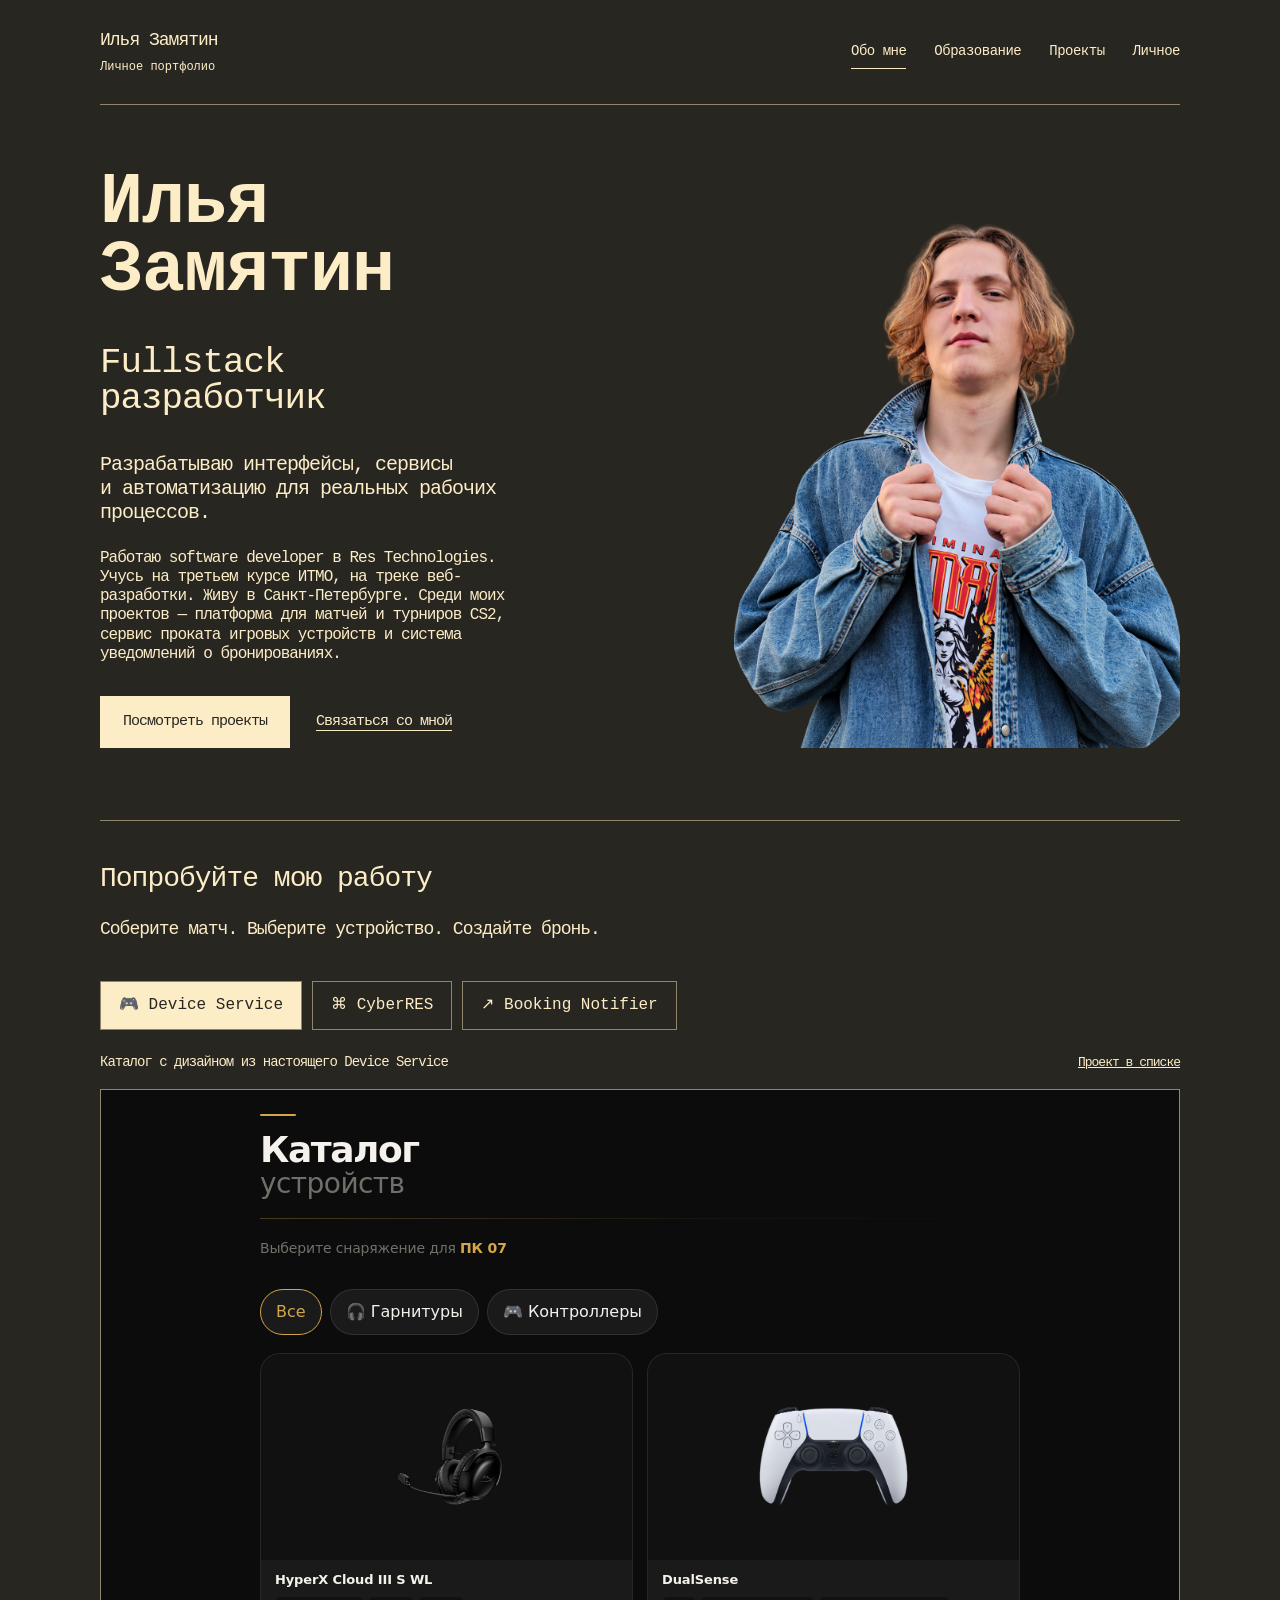
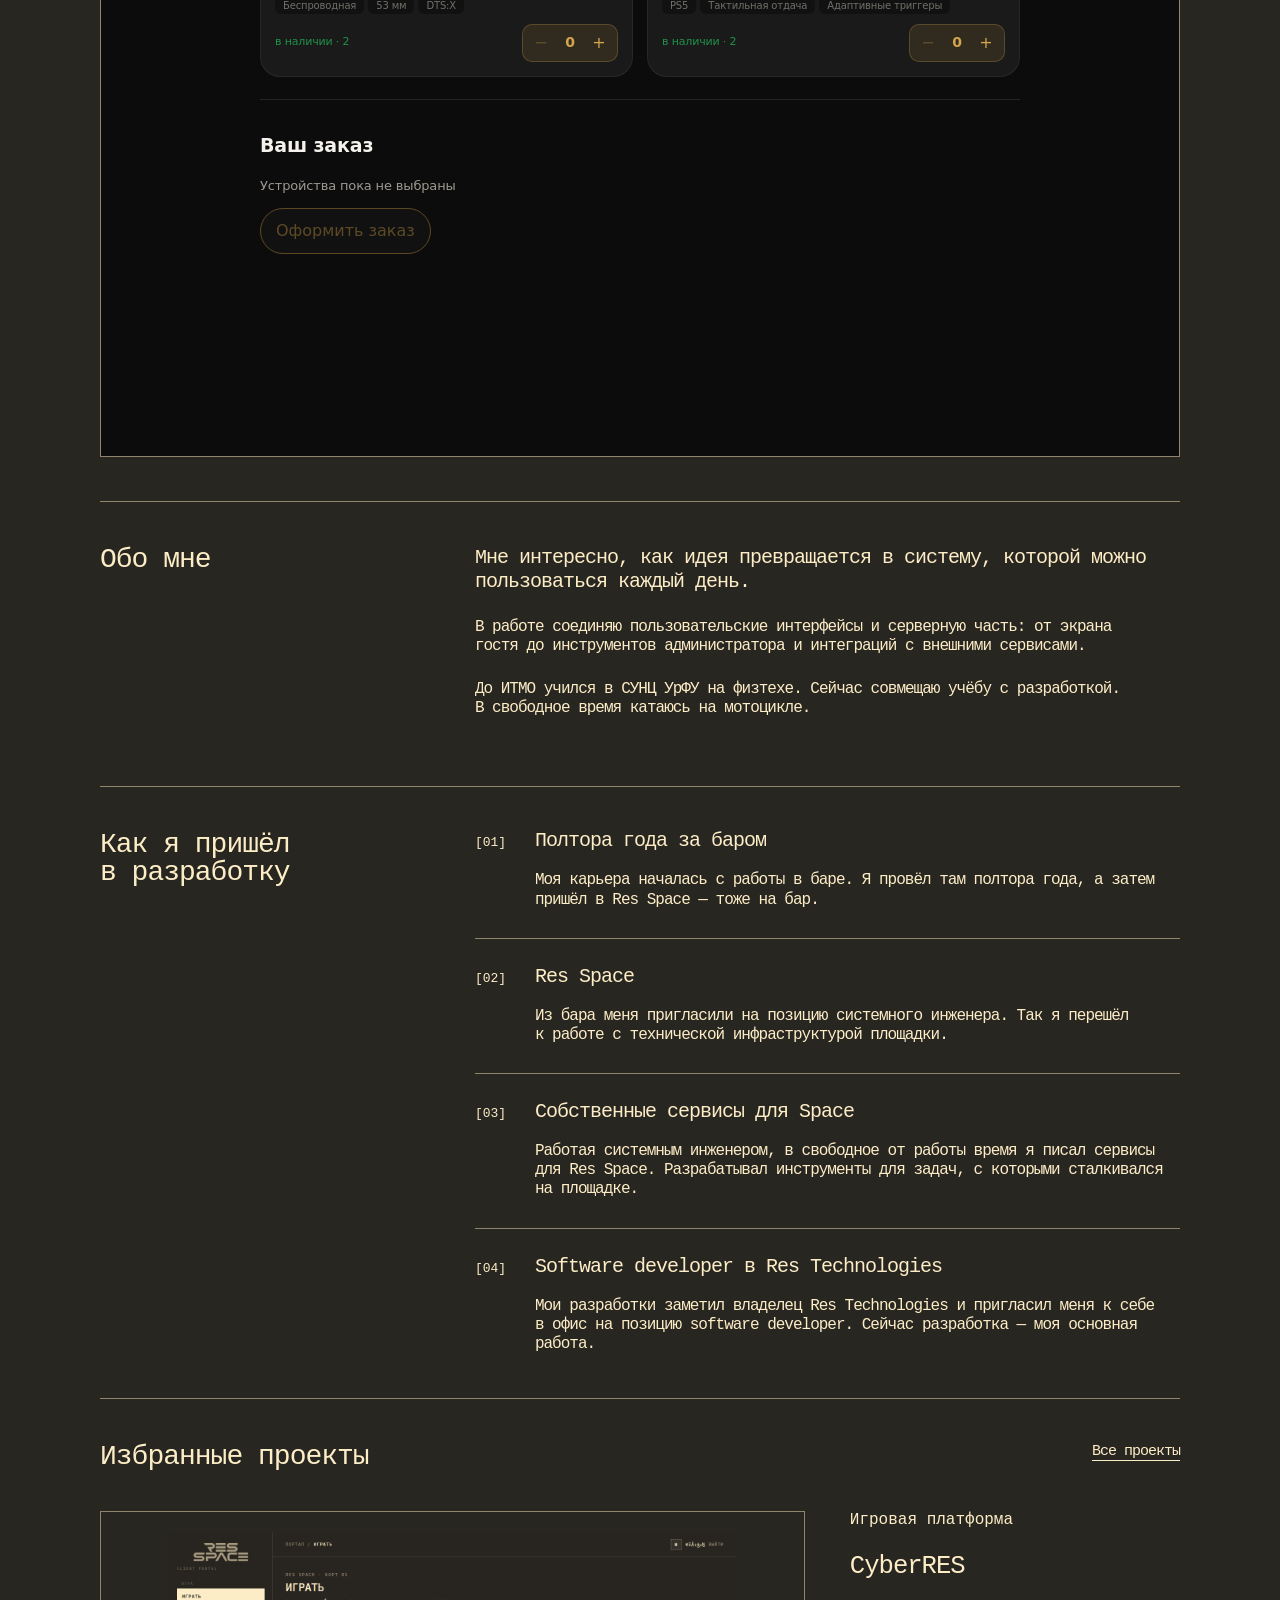
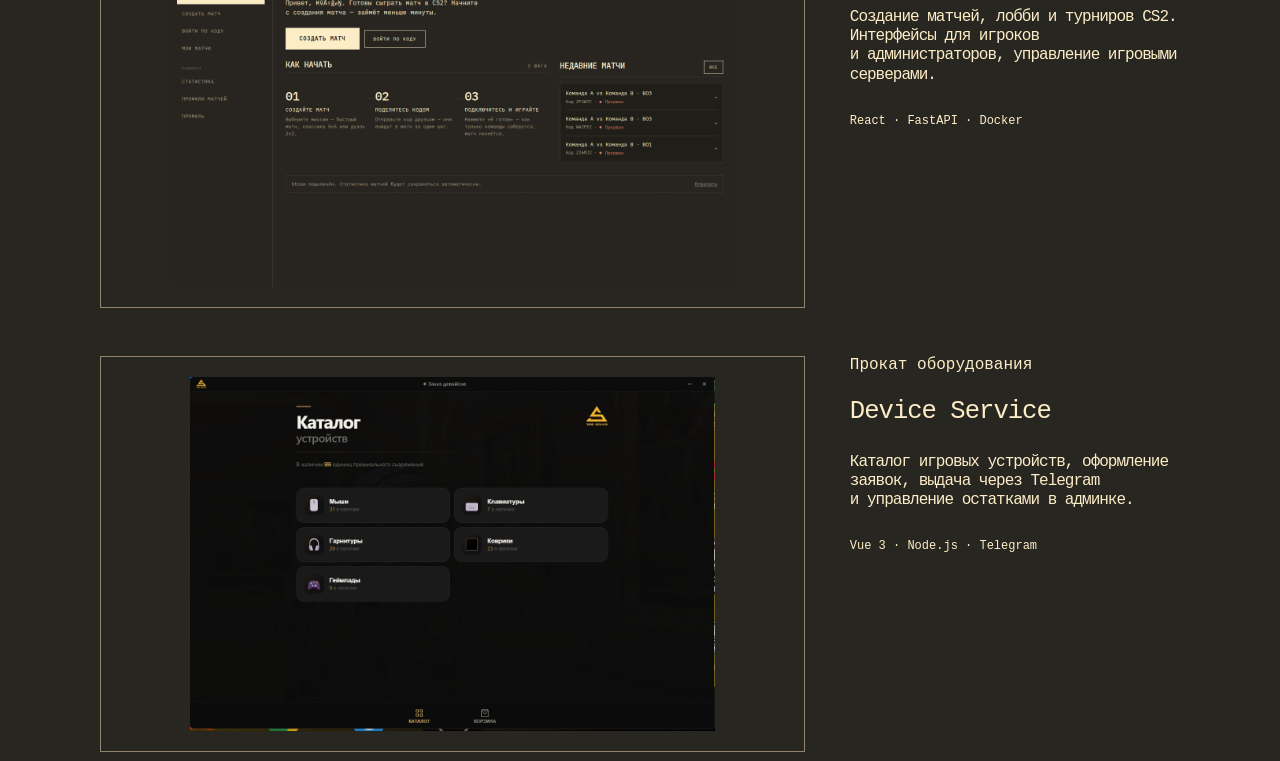
<file: index.html>
<!doctype html>
<html lang="ru">
  <head>
    <meta charset="UTF-8" />
    <meta name="viewport" content="width=device-width, initial-scale=1" />
    <title>Обо мне — Илья Замятин</title>
    <meta
      name="description"
      content="Илья Замятин — Fullstack разработчик из Санкт-Петербурга. Биография, образование и профессиональные проекты."
    />
    <link rel="stylesheet" href="css/style.css" />
    <link rel="stylesheet" href="css/personal.css" />
    <link rel="stylesheet" href="css/workshop.css" />
  </head>
  <body class="personal-site">
    <a class="skip-link" href="#main-content">Перейти к содержимому</a>
    <header class="personal-header">
      <div class="personal-header-inner">
        <a class="personal-name" href="index.html"
          >Илья Замятин<span>Личное портфолио</span></a
        >
        <nav aria-label="Основная навигация">
          <a href="index.html" aria-current="page">Обо мне</a
          ><a href="education.html">Образование</a
          ><a href="projects.html">Проекты</a><a href="personal.html">Личное</a>
        </nav>
      </div>
    </header>
    <main id="main-content" class="personal-main">
      <section class="personal-intro" aria-labelledby="intro-title">
        <div class="intro-copy">
          <h1 id="intro-title">Илья <br />Замятин</h1>
          <p class="intro-role">Fullstack<br />разработчик</p>
          <p class="intro-lead">
            Разрабатываю интерфейсы, сервисы и автоматизацию для реальных
            рабочих процессов.
          </p>
          <p>
            Работаю software developer в Res Technologies. Учусь на третьем
            курсе ИТМО, на треке веб-разработки. Живу в Санкт-Петербурге. Среди
            моих проектов — платформа для матчей и турниров CS2, сервис проката
            игровых устройств и система уведомлений о бронированиях.
          </p>
          <div class="personal-actions">
            <a class="personal-button" href="projects.html"
              >Посмотреть проекты</a
            ><a
              class="personal-text-link"
              href="https://t.me/illidansimo"
              target="_blank"
              rel="noreferrer"
              >Связаться со мной</a
            >
          </div>
        </div>
        <figure class="portrait">
          <img
            src="assets/profile-portrait.png"
            alt="Портрет Ильи Замятина в джинсовой куртке"
            width="1122"
            height="1402"
          />
        </figure>
      </section>
      <section
        class="personal-section"
        data-workshop
        aria-labelledby="workshop-title"
      >
        <div class="section-heading">
          <div>
            <h2 id="workshop-title">Попробуйте мою работу</h2>
            <p>Соберите матч. Выберите устройство. Создайте бронь.</p>
          </div>
        </div>
        <div class="workshop-tabs" role="group" aria-label="Выбрать проект">
          <button aria-pressed="true" data-scene="device">
            🎮 Device Service
          </button>
          <button aria-pressed="false" data-scene="match">⌘ CyberRES</button>
          <button aria-pressed="false" data-scene="booking">
            ↗ Booking Notifier
          </button>
        </div>
        <div data-panel="device">
          <div class="scene-caption">
            <p>Каталог с дизайном из настоящего Device Service</p>
            <a href="projects.html#device-service">Проект в списке</a>
          </div>
          <iframe
            class="device-demo-frame"
            src="demos/device/index.html"
            title="Device Service: выбор устройств"
            loading="lazy"
            scrolling="no"
            sandbox="allow-scripts allow-same-origin"
          ></iframe>
        </div>
        <div data-panel="match" hidden>
          <div class="scene-caption">
            <p>От команды до запуска матча</p>
            <a href="projects.html#cyberres">Проект в списке</a>
          </div>
          <div class="match-scene">
            <div class="team">
              <strong>Команда A</strong>
              <div class="players" aria-hidden="true">● ● ● ● ●</div>
              <span>5 игроков</span>
            </div>
            <div class="match-center">
              <span id="match-map">BO1 · 5 × 5</span>
              <strong id="match-score">VS</strong>
              <span id="match-status" role="status">Все игроки готовы</span>
            </div>
            <div class="team">
              <strong>Команда B</strong>
              <div class="players" aria-hidden="true">● ● ● ● ●</div>
              <span>5 игроков</span>
            </div>
          </div>
          <section class="veto" aria-labelledby="veto-title">
            <div class="veto-heading">
              <div>
                <h3 id="veto-title">Вето карт</h3>
                <p>
                  Исключайте карты по очереди. Последняя остаётся для матча.
                </p>
              </div>
              <span id="veto-progress">0 / 6</span>
            </div>
            <p id="veto-turn" role="status"></p>
            <div class="veto-maps"></div>
            <ol class="veto-history" aria-label="История исключений"></ol>
            <div class="veto-actions">
              <button class="scene-action" id="veto-undo" disabled>
                Отменить последний бан
              </button>
              <button class="scene-action" id="veto-reset">
                Начать заново
              </button>
              <button class="scene-action" id="match-start" disabled>
                Сначала завершите вето
              </button>
            </div>
          </section>
        </div>
        <div data-panel="booking" hidden>
          <div class="scene-caption">
            <p>Бронирование превращается в сообщение команде</p>
            <a href="projects.html#booking-notifier">Проект в списке</a>
          </div>
          <div class="booking-scene">
            <div class="booking-ticket">
              <span>Res Space</span>
              <strong>ПК 07</strong>
              <span>18:00 — 20:00</span>
              <div class="seat-map" aria-hidden="true">
                ▣ ▣ ▣ ▣<br />▣ ▣ <b>▣</b> ▣
              </div>
              <button class="scene-action" id="booking-action">
                Создать бронь
              </button>
            </div>
            <div class="event-arrow" aria-hidden="true">→</div>
            <div class="message-preview">
              <span>Telegram · команда клуба</span>
              <div id="booking-message" role="status">
                <strong>Ожидаем событие</strong>
                <p>Создайте бронь на соседнем экране.</p>
              </div>
            </div>
          </div>
        </div>
      </section>
      <section
        class="personal-section about-section"
        aria-labelledby="bio-title"
      >
        <div>
          <h2 id="bio-title">Обо мне</h2>
          <p class="section-lead">
            Мне интересно, как идея превращается в систему, которой можно
            пользоваться каждый день.
          </p>
          <p>
            В работе соединяю пользовательские интерфейсы и серверную часть:
            от экрана гостя до инструментов администратора и интеграций
            с внешними сервисами.
          </p>
          <p>
            До ИТМО учился в СУНЦ УрФУ на физтехе. Сейчас совмещаю учёбу
            с разработкой. В свободное время катаюсь на мотоцикле.
          </p>
        </div>
      </section>
      <section
        class="personal-section career-section"
        aria-labelledby="career-title"
      >
        <h2 id="career-title">Как я пришёл в разработку</h2>
        <ol class="career-history">
          <li>
            <article>
              <h3>Полтора года за баром</h3>
              <p>
                Моя карьера началась с работы в баре. Я провёл там полтора года,
                а затем пришёл в Res Space — тоже на бар.
              </p>
            </article>
          </li>
          <li>
            <article>
              <h3>Res Space</h3>
              <p>
                Из бара меня пригласили на позицию системного инженера. Так
                я перешёл к работе с технической инфраструктурой площадки.
              </p>
            </article>
          </li>
          <li>
            <article>
              <h3>Собственные сервисы для Space</h3>
              <p>
                Работая системным инженером, в свободное от работы время я писал
                сервисы для Res Space. Разрабатывал инструменты для задач,
                с которыми сталкивался на площадке.
              </p>
            </article>
          </li>
          <li>
            <article>
              <h3>Software developer в Res Technologies</h3>
              <p>
                Мои разработки заметил владелец Res Technologies и пригласил
                меня к себе в офис на позицию software developer. Сейчас
                разработка — моя основная работа.
              </p>
            </article>
          </li>
        </ol>
      </section>
      <section class="personal-section" aria-labelledby="featured-title">
        <div class="section-heading">
          <h2 id="featured-title">Избранные проекты</h2>
          <a class="personal-text-link" href="projects.html">Все проекты</a>
        </div>
        <div class="personal-cases">
          <article class="personal-case">
            <a
              class="case-image"
              href="projects.html#cyberres"
              tabindex="-1"
              aria-hidden="true"
              ><img src="assets/cyberres-dashboard.png" alt="" loading="lazy"
            /></a>
            <div class="case-copy">
              <p class="case-kind">Игровая платформа</p>
              <h3><a href="projects.html#cyberres">CyberRES</a></h3>
              <p>
                Создание матчей, лобби и турниров CS2. Интерфейсы для игроков
                и администраторов, управление игровыми серверами.
              </p>
              <p class="case-stack">React · FastAPI · Docker</p>
            </div>
          </article>
          <article class="personal-case">
            <a
              class="case-image"
              href="projects.html#device-service"
              tabindex="-1"
              aria-hidden="true"
              ><img
                src="assets/device-rental/01-catalog.jpg"
                alt=""
                loading="lazy"
            /></a>
            <div class="case-copy">
              <p class="case-kind">Прокат оборудования</p>
              <h3><a href="projects.html#device-service">Device Service</a></h3>
              <p>
                Каталог игровых устройств, оформление заявок, выдача через
                Telegram и управление остатками в админке.
              </p>
              <p class="case-stack">Vue 3 · Node.js · Telegram</p>
            </div>
          </article>
        </div>
      </section>
    </main>
    <footer class="personal-footer">
      <div class="personal-footer-inner">
        <div>
          <a class="personal-name" href="index.html">Илья Замятин</a>
          <p>Fullstack · Санкт-Петербург</p>
        </div>
        <address>
          <a href="https://t.me/illidansimo" target="_blank" rel="noreferrer"
            >Написать в Telegram</a
          ><a
            href="https://github.com/KvaiGoyn"
            target="_blank"
            rel="noreferrer"
            >GitHub</a
          >
        </address>
      </div>
    </footer>
    <script src="js/workshop.js"></script>
  </body>
</html>
</file>
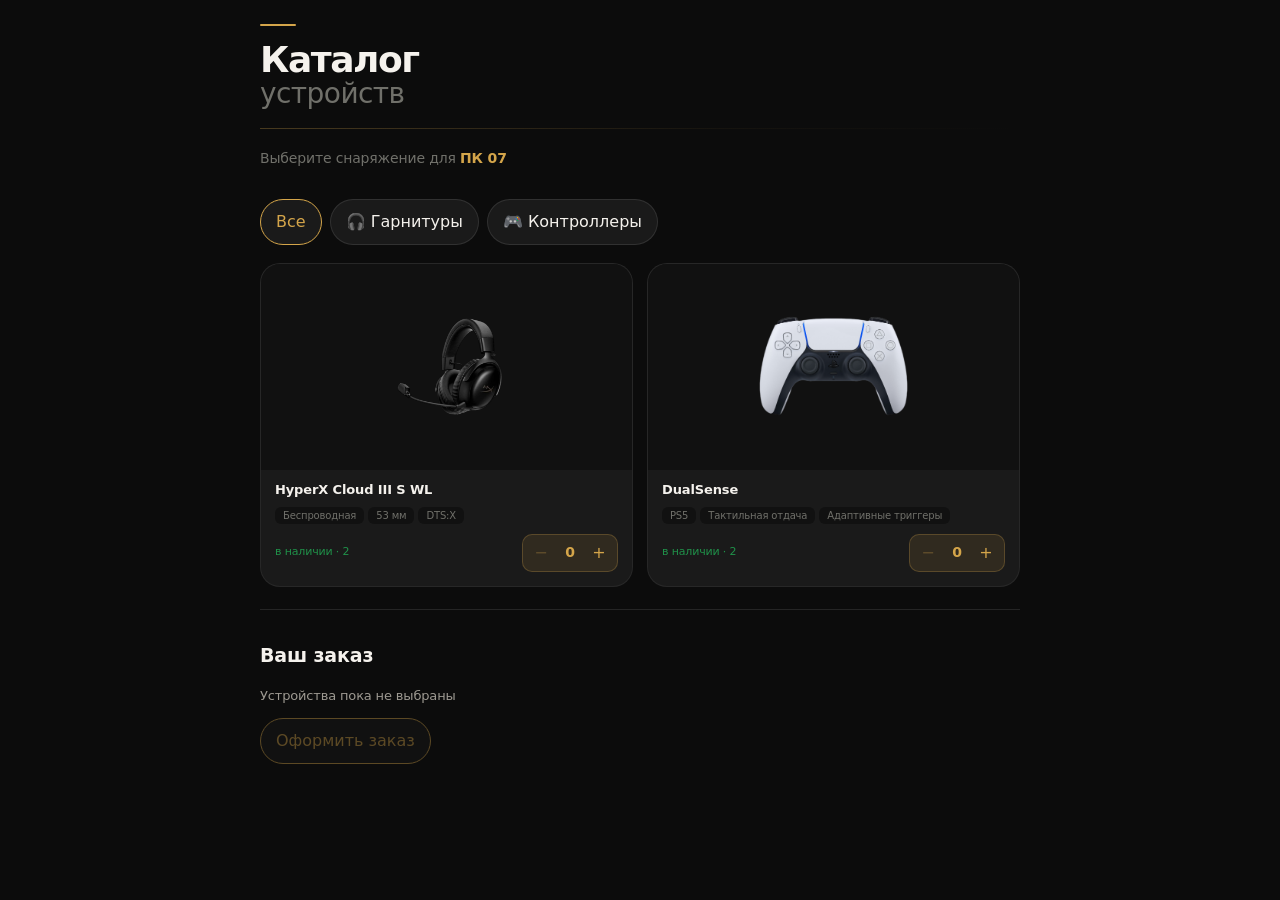
<file: demos/device/index.html>
<!doctype html>
<html lang="ru">
  <head>
    <meta charset="utf-8" />
    <meta name="viewport" content="width=device-width,initial-scale=1" />
    <meta
      http-equiv="Content-Security-Policy"
      content="default-src 'self'; script-src 'self'; style-src 'self'; img-src 'self'; connect-src 'none'; form-action 'none'"
    />
    <title>Device Service — интерактивный каталог</title>
    <link rel="stylesheet" href="original.css" />
    <link rel="stylesheet" href="demo.css" />
    <script src="demo.js?v=3" defer></script>
  </head>
  <body>
    <main class="page">
      <header class="hero">
        <div class="hero-accent" aria-hidden="true"></div>
        <h1 class="hero-title">
          <span class="hero-l1">Каталог</span>
          <span class="hero-l2">устройств</span>
        </h1>
        <div class="hero-divider" aria-hidden="true"></div>
        <p class="hero-sub">
          Выберите снаряжение для <strong class="hero-sub-num">ПК 07</strong>
        </p>
      </header>
      <div class="filters" role="group" aria-label="Категории">
        <button data-filter="all" aria-pressed="true">Все</button>
        <button data-filter="headset" aria-pressed="false">🎧 Гарнитуры</button>
        <button data-filter="controller" aria-pressed="false">
          🎮 Контроллеры
        </button>
      </div>
      <section
        class="grid"
        id="catalog"
        aria-label="Каталог устройств"
      ></section>
      <section class="basket" aria-labelledby="basket-title">
        <h2 id="basket-title">Ваш заказ</h2>
        <p id="basket-summary" aria-live="polite">Устройства пока не выбраны</p>
        <button class="primary" id="checkout" disabled>Оформить заказ</button>
      </section>
      <section id="order" hidden aria-live="polite">
        <div class="order-icon" aria-hidden="true">✓</div>
        <h2 id="order-title">Заказ создан</h2>
      </section>
    </main>
    <dialog id="details" aria-labelledby="detail-name">
      <button class="close" type="button" aria-label="Закрыть">×</button>
      <img id="detail-image" alt="" />
      <h2 id="detail-name"></h2>
      <p id="detail-specs"></p>
    </dialog>
  </body>
</html>
</file>
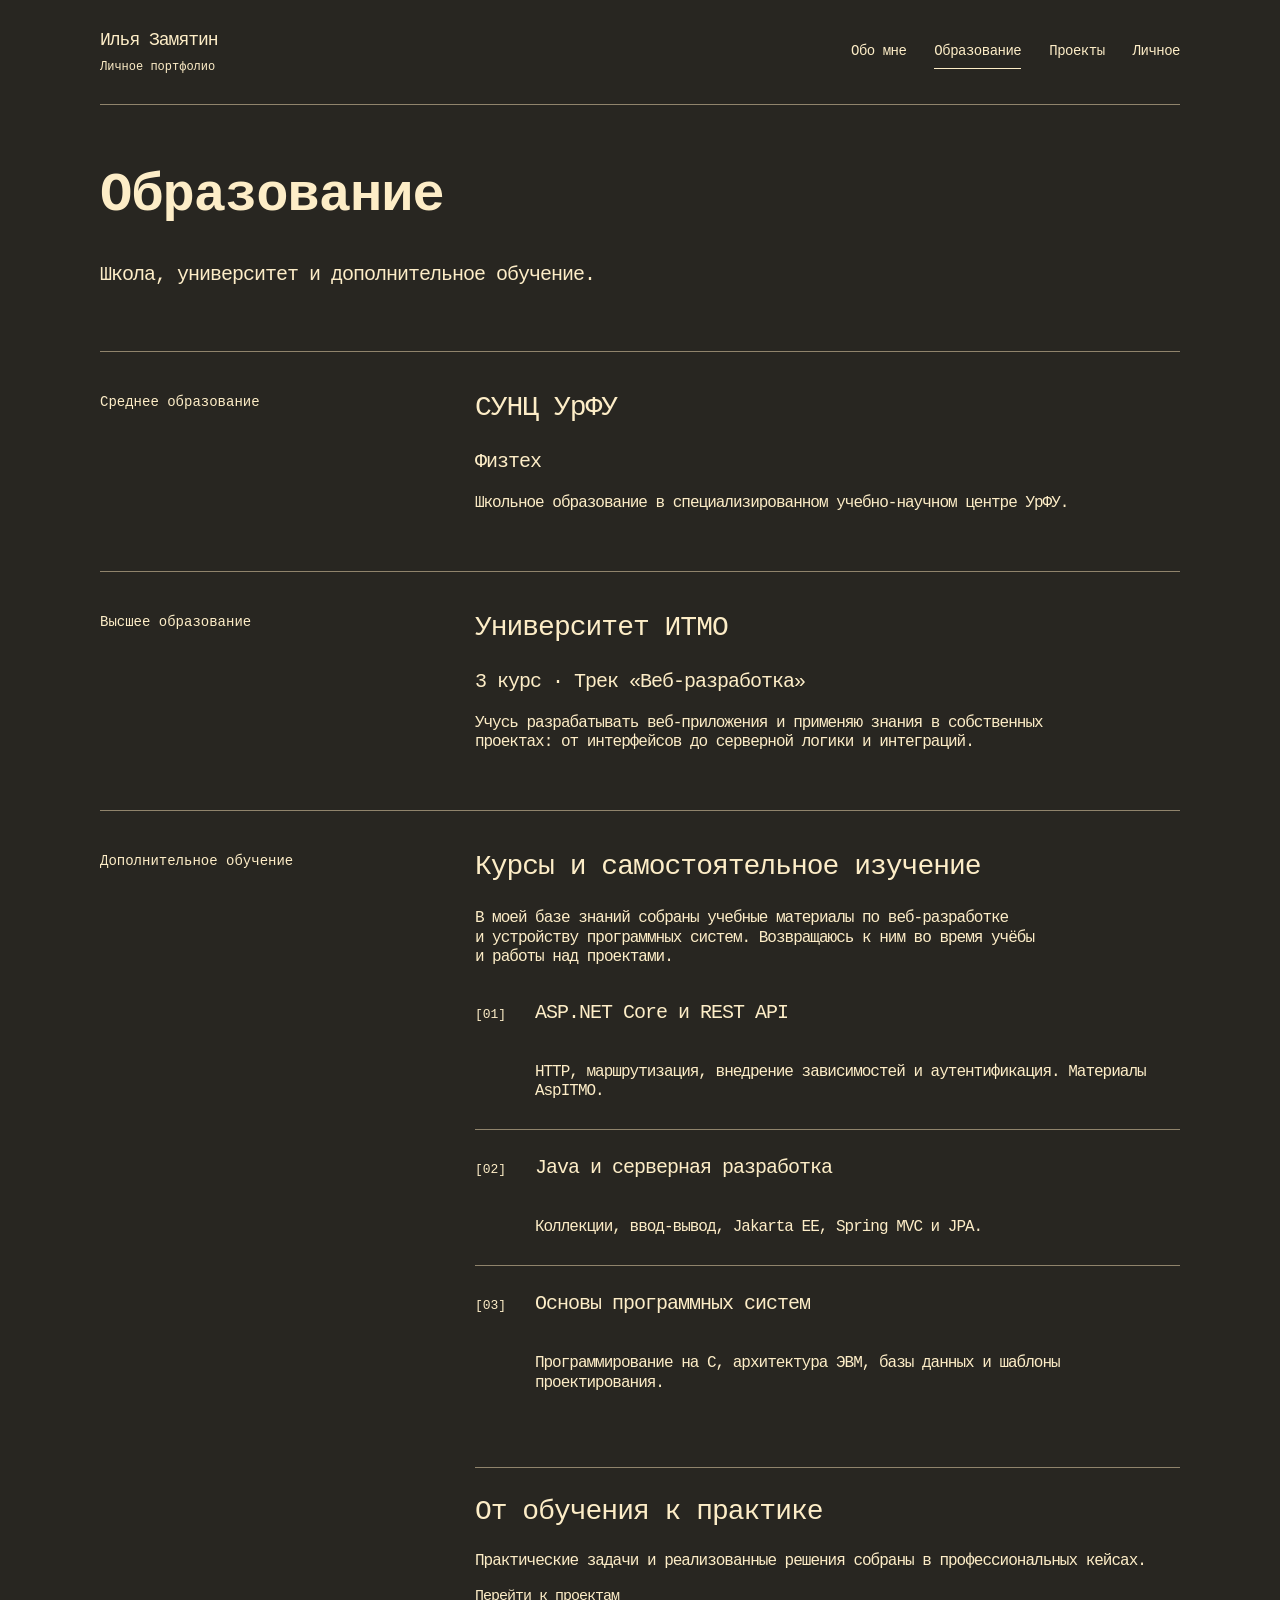
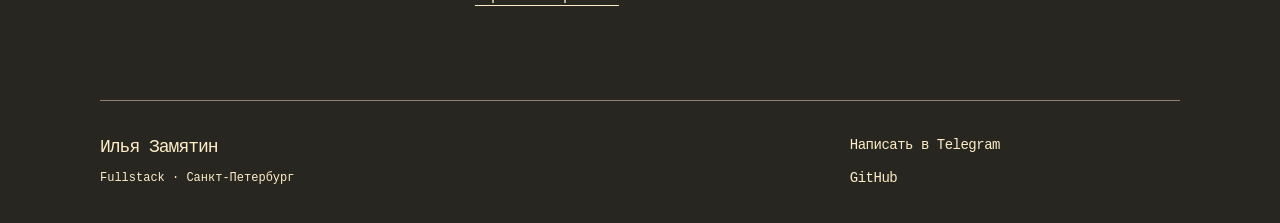
<file: education.html>
<!doctype html>
<html lang="ru">
  <head>
    <meta charset="UTF-8" />
    <meta name="viewport" content="width=device-width, initial-scale=1" />
    <title>Образование — Илья Замятин</title>
    <meta
      name="description"
      content="Образование Ильи Замятина: школа, ИТМО и дополнительные курсы."
    />
    <link rel="stylesheet" href="css/style.css" />
    <link rel="stylesheet" href="css/personal.css" />
  </head>
  <body class="personal-site">
    <a class="skip-link" href="#main-content">Перейти к содержимому</a>
    <header class="personal-header">
      <div class="personal-header-inner">
        <a class="personal-name" href="index.html"
          >Илья Замятин<span>Личное портфолио</span></a
        >
        <nav aria-label="Основная навигация">
          <a href="index.html">Обо мне</a
          ><a href="education.html" aria-current="page">Образование</a
          ><a href="projects.html">Проекты</a><a href="personal.html">Личное</a>
        </nav>
      </div>
    </header>
    <main id="main-content" class="personal-main">
      <section class="personal-page-heading">
        <h1>Образование</h1>
        <p>Школа, университет и дополнительное обучение.</p>
      </section>
      <div class="education-list">
        <section class="education-entry" aria-labelledby="school-title">
          <div class="education-category">Среднее образование</div>
          <div>
            <h2 id="school-title">СУНЦ УрФУ</h2>
            <p class="education-detail">Физтех</p>
            <p>
              Школьное образование в специализированном учебно-научном центре
              УрФУ.
            </p>
          </div>
        </section>
        <section class="education-entry" aria-labelledby="itmo-title">
          <div class="education-category">Высшее образование</div>
          <div>
            <h2 id="itmo-title">Университет ИТМО</h2>
            <p class="education-detail">3 курс · Трек «Веб-разработка»</p>
            <p>
              Учусь разрабатывать веб-приложения и применяю знания в собственных
              проектах: от интерфейсов до серверной логики и интеграций.
            </p>
          </div>
        </section>
        <section class="education-entry" aria-labelledby="courses-title">
          <div class="education-category">Дополнительное обучение</div>
          <div>
            <h2 id="courses-title">Курсы и самостоятельное изучение</h2>
            <p>
              В моей базе знаний собраны учебные материалы по веб-разработке
              и устройству программных систем. Возвращаюсь к ним во время учёбы
              и работы над проектами.
            </p>
            <ol class="career-history study-topics">
              <li>
                <h3>ASP.NET Core и REST API</h3>
                <p>
                  HTTP, маршрутизация, внедрение зависимостей и аутентификация.
                  Материалы AspITMO.
                </p>
              </li>
              <li>
                <h3>Java и серверная разработка</h3>
                <p>Коллекции, ввод-вывод, Jakarta EE, Spring MVC и JPA.</p>
              </li>
              <li>
                <h3>Основы программных систем</h3>
                <p>
                  Программирование на C, архитектура ЭВМ, базы данных и шаблоны
                  проектирования.
                </p>
              </li>
            </ol>
          </div>
        </section>
      </div>
      <aside class="personal-note">
        <h2>От обучения к практике</h2>
        <p>
          Практические задачи и реализованные решения собраны в профессиональных
          кейсах.
        </p>
        <a class="personal-text-link" href="projects.html"
          >Перейти к проектам</a
        >
      </aside>
    </main>
    <footer class="personal-footer">
      <div class="personal-footer-inner">
        <div>
          <a class="personal-name" href="index.html">Илья Замятин</a>
          <p>Fullstack · Санкт-Петербург</p>
        </div>
        <address>
          <a href="https://t.me/illidansimo" target="_blank" rel="noreferrer"
            >Написать в Telegram</a
          ><a
            href="https://github.com/KvaiGoyn"
            target="_blank"
            rel="noreferrer"
            >GitHub</a
          >
        </address>
      </div>
    </footer>
  </body>
</html>
</file>
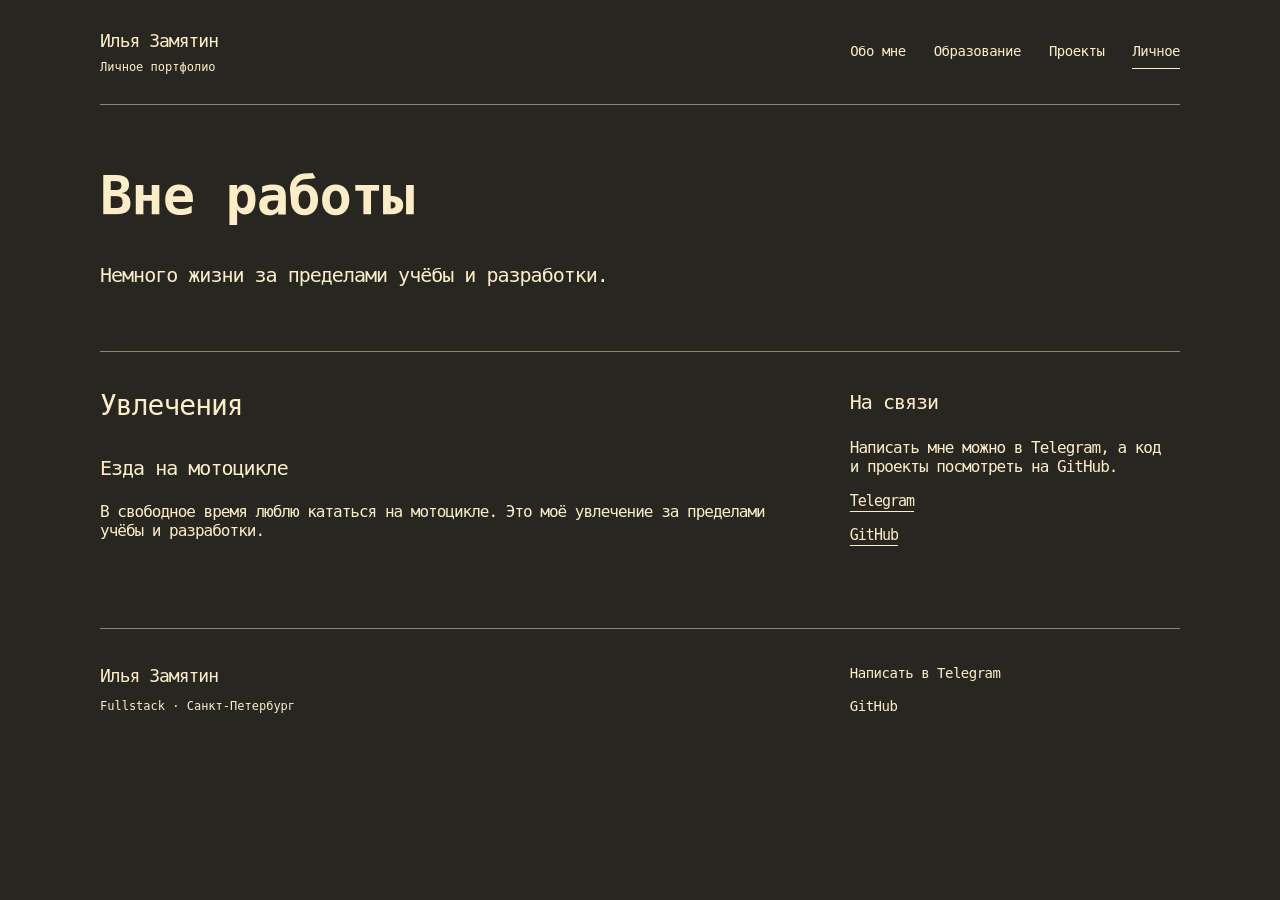
<file: personal.html>
<!doctype html>
<html lang="ru">
  <head>
    <meta charset="UTF-8" />
    <meta name="viewport" content="width=device-width, initial-scale=1" />
    <title>Личное — Илья Замятин</title>
    <meta
      name="description"
      content="Личные интересы и увлечения Ильи Замятина."
    />
    <link rel="stylesheet" href="css/style.css" />
    <link rel="stylesheet" href="css/personal.css" />
  </head>
  <body class="personal-site">
    <a class="skip-link" href="#main-content">Перейти к содержимому</a>
    <header class="personal-header">
      <div class="personal-header-inner">
        <a class="personal-name" href="index.html"
          >Илья Замятин<span>Личное портфолио</span></a
        >
        <nav aria-label="Основная навигация">
          <a href="index.html">Обо мне</a
          ><a href="education.html">Образование</a
          ><a href="projects.html">Проекты</a
          ><a href="personal.html" aria-current="page">Личное</a>
        </nav>
      </div>
    </header>
    <main id="main-content" class="personal-main">
      <section class="personal-page-heading">
        <h1>Вне работы</h1>
        <p>Немного жизни за пределами учёбы и разработки.</p>
      </section>
      <section
        class="personal-section first-section personal-interests"
        aria-labelledby="interests-title"
      >
        <div>
          <h2 id="interests-title">Увлечения</h2>
          <article class="interest-entry">
            <h3>Езда на мотоцикле</h3>
            <p>
              В свободное время люблю кататься на мотоцикле. Это моё увлечение
              за пределами учёбы и разработки.
            </p>
          </article>
        </div>
        <aside class="personal-aside">
          <h2>На связи</h2>
          <p>
            Написать мне можно в Telegram, а код и проекты посмотреть на GitHub.
          </p>
          <address>
            <a
              class="personal-text-link"
              href="https://t.me/illidansimo"
              target="_blank"
              rel="noreferrer"
              >Telegram</a
            ><a
              class="personal-text-link"
              href="https://github.com/KvaiGoyn"
              target="_blank"
              rel="noreferrer"
              >GitHub</a
            >
          </address>
        </aside>
      </section>
    </main>
    <footer class="personal-footer">
      <div class="personal-footer-inner">
        <div>
          <a class="personal-name" href="index.html">Илья Замятин</a>
          <p>Fullstack · Санкт-Петербург</p>
        </div>
        <address>
          <a href="https://t.me/illidansimo" target="_blank" rel="noreferrer"
            >Написать в Telegram</a
          ><a
            href="https://github.com/KvaiGoyn"
            target="_blank"
            rel="noreferrer"
            >GitHub</a
          >
        </address>
      </div>
    </footer>
  </body>
</html>
</file>
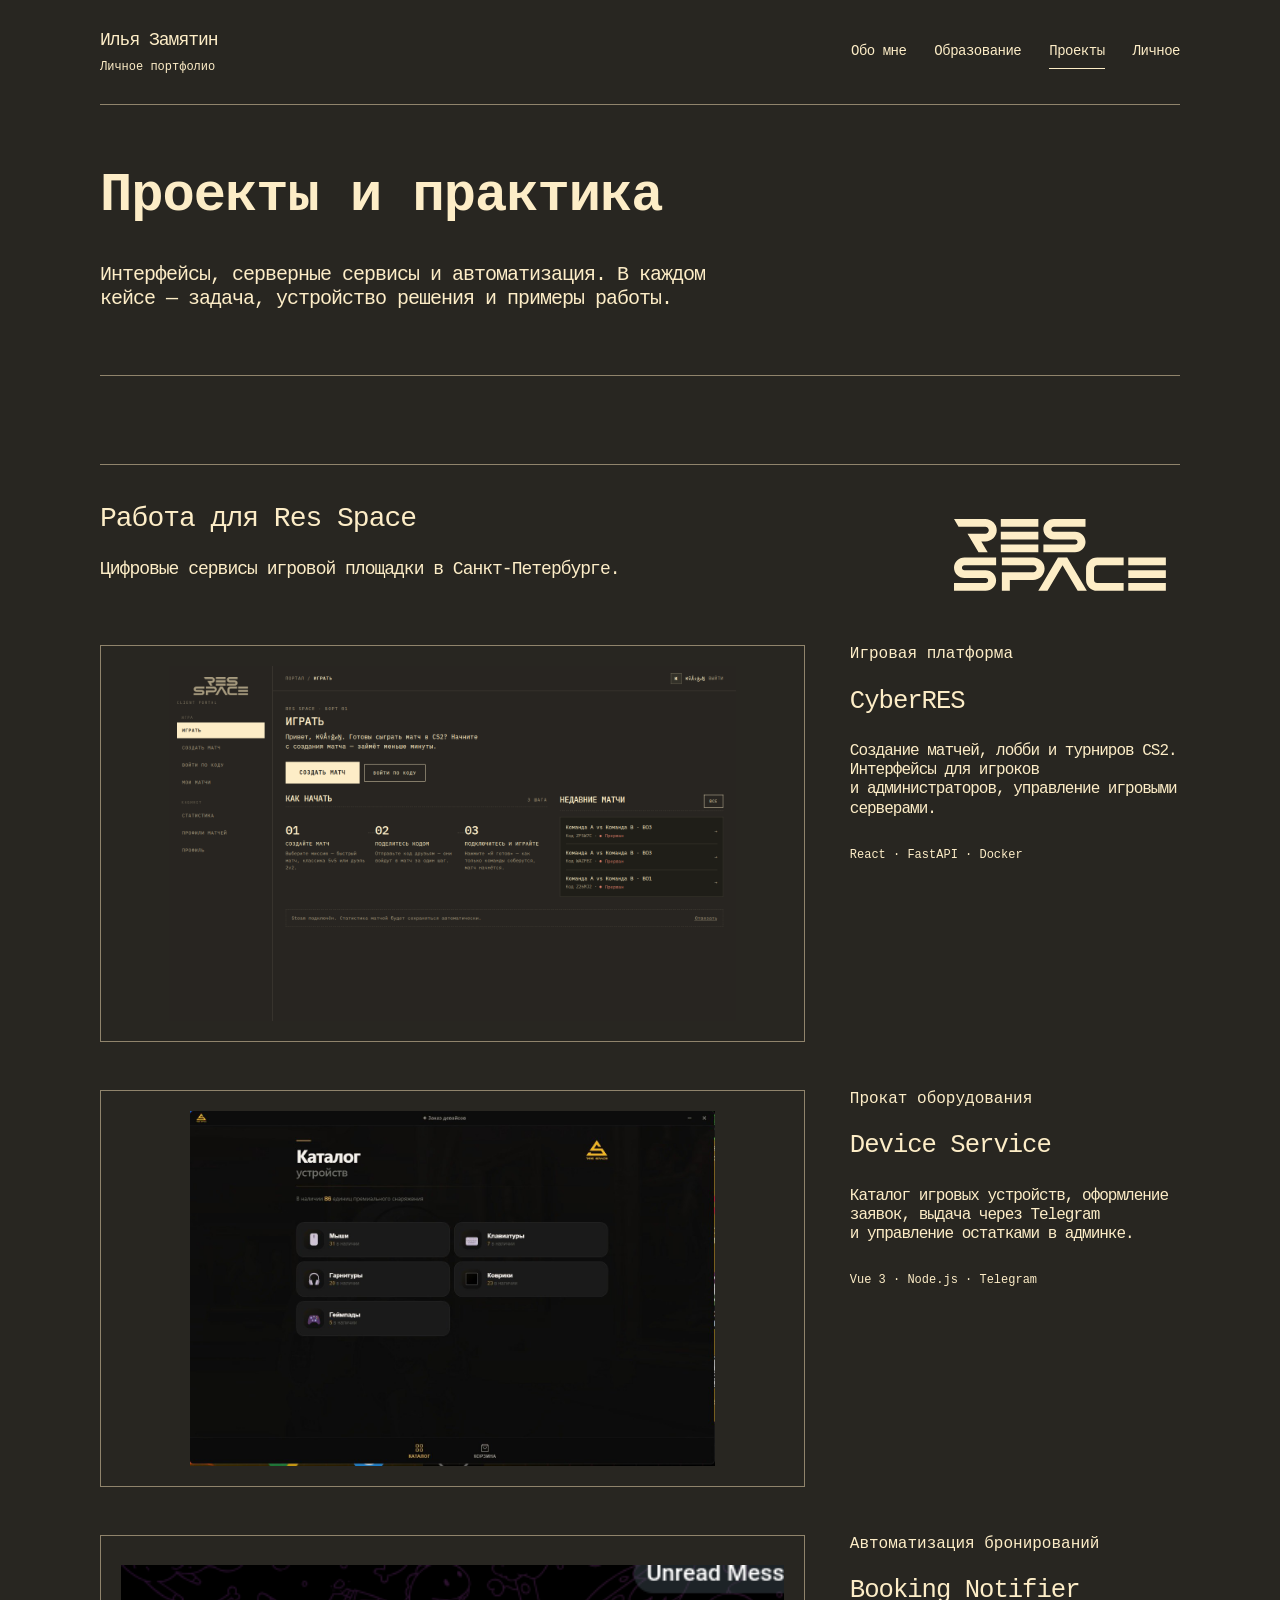
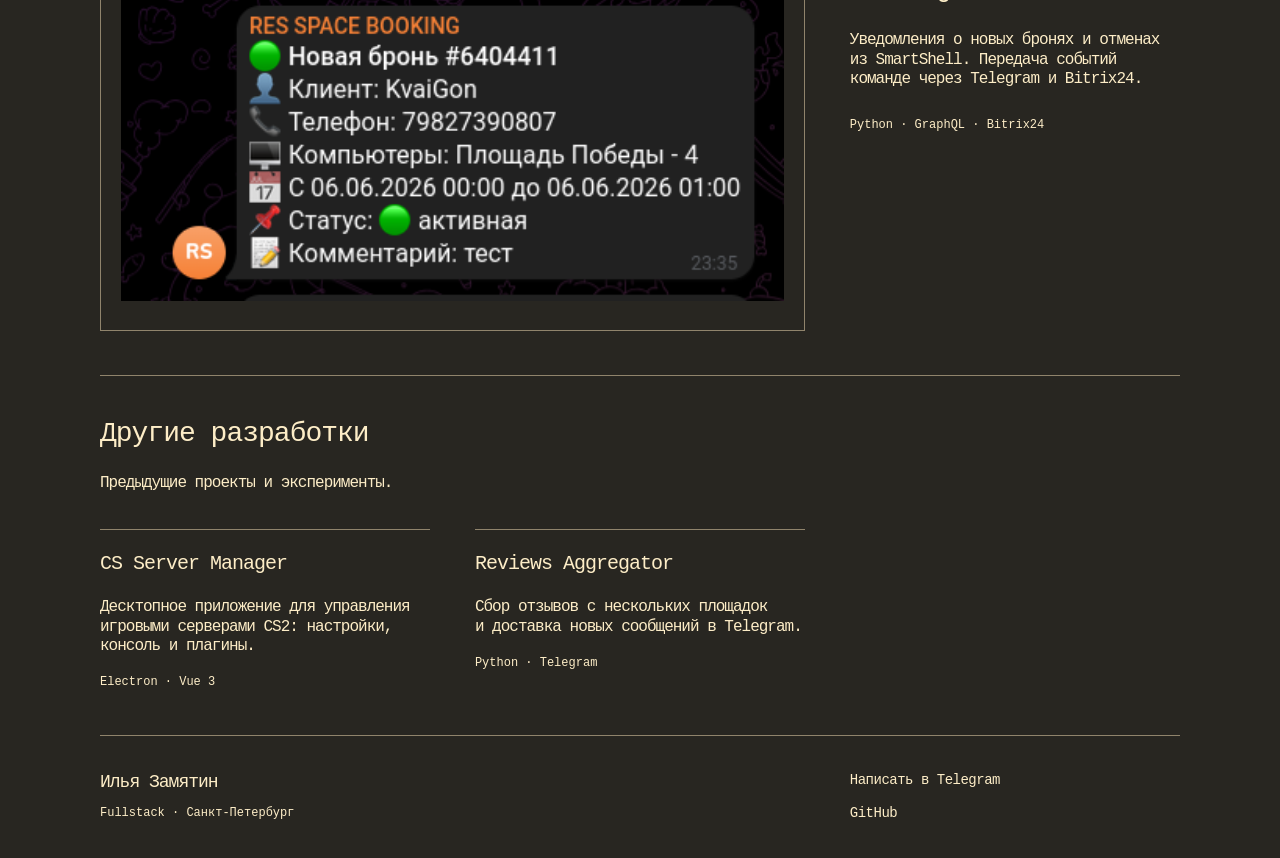
<file: projects.html>
<!doctype html>
<html lang="ru">
  <head>
    <meta charset="UTF-8" />
    <meta name="viewport" content="width=device-width, initial-scale=1" />
    <title>Профессиональные кейсы — Илья Замятин</title>
    <meta
      name="description"
      content="Проекты Ильи Замятина: CyberRES, Device Service, Booking Notifier и другие разработки."
    />
    <link rel="stylesheet" href="css/style.css" />
    <link rel="stylesheet" href="css/personal.css" />
    <link rel="stylesheet" href="css/workshop.css" />
  </head>
  <body class="personal-site">
    <a class="skip-link" href="#main-content">Перейти к содержимому</a>
    <header class="personal-header">
      <div class="personal-header-inner">
        <a class="personal-name" href="index.html"
          >Илья Замятин<span>Личное портфолио</span></a
        >
        <nav aria-label="Основная навигация">
          <a href="index.html">Обо мне</a
          ><a href="education.html">Образование</a
          ><a href="projects.html" aria-current="page">Проекты</a
          ><a href="personal.html">Личное</a>
        </nav>
      </div>
    </header>
    <main id="main-content" class="personal-main">
      <section class="personal-page-heading">
        <h1>Проекты и практика</h1>
        <p>
          Интерфейсы, серверные сервисы и автоматизация. В каждом кейсе —
          задача, устройство решения и примеры работы.
        </p>
      </section>
      <section
        class="personal-section"
        data-workshop
        aria-label="Интерактивная мастерская"
      ></section>
      <section
        class="personal-section first-section"
        aria-labelledby="work-title"
      >
        <div class="section-heading">
          <div>
            <h2 id="work-title">Работа для Res Space</h2>
            <p>Цифровые сервисы игровой площадки в Санкт-Петербурге.</p>
          </div>
          <img
            class="client-logo"
            src="assets/res-space-logo-stacked.svg"
            alt="Res Space"
            width="482"
            height="165"
          />
        </div>
        <div class="personal-cases projects-list">
          <article class="personal-case" id="cyberres">
            <div class="case-image">
              <img src="assets/cyberres-dashboard.png" alt="" loading="lazy" />
            </div>
            <div class="case-copy">
              <p class="case-kind">Игровая платформа</p>
              <h3>CyberRES</h3>
              <p>
                Создание матчей, лобби и турниров CS2. Интерфейсы для игроков
                и администраторов, управление игровыми серверами.
              </p>
              <p class="case-stack">React · FastAPI · Docker</p>
            </div>
          </article>
          <article class="personal-case" id="device-service">
            <div class="case-image">
              <img
                src="assets/device-rental/01-catalog.jpg"
                alt=""
                loading="lazy"
              />
            </div>
            <div class="case-copy">
              <p class="case-kind">Прокат оборудования</p>
              <h3>Device Service</h3>
              <p>
                Каталог игровых устройств, оформление заявок, выдача через
                Telegram и управление остатками в админке.
              </p>
              <p class="case-stack">Vue 3 · Node.js · Telegram</p>
            </div>
          </article>
          <article class="personal-case" id="booking-notifier">
            <div class="case-image">
              <img src="assets/booking/01-tg-new.png" alt="" loading="lazy" />
            </div>
            <div class="case-copy">
              <p class="case-kind">Автоматизация бронирований</p>
              <h3>Booking Notifier</h3>
              <p>
                Уведомления о новых бронях и отменах из SmartShell. Передача
                событий команде через Telegram и Bitrix24.
              </p>
              <p class="case-stack">Python · GraphQL · Bitrix24</p>
            </div>
          </article>
        </div>
      </section>
      <section class="personal-section" aria-labelledby="archive-title">
        <h2 id="archive-title">Другие разработки</h2>
        <p>Предыдущие проекты и эксперименты.</p>
        <div class="personal-archive">
          <article>
            <h3>CS Server Manager</h3>
            <p>
              Десктопное приложение для управления игровыми серверами CS2:
              настройки, консоль и плагины.
            </p>
            <span>Electron · Vue 3</span>
          </article>
          <article>
            <h3>Reviews Aggregator</h3>
            <p>
              Сбор отзывов с нескольких площадок и доставка новых сообщений
              в Telegram.
            </p>
            <span>Python · Telegram</span>
          </article>
        </div>
      </section>
    </main>
    <footer class="personal-footer">
      <div class="personal-footer-inner">
        <div>
          <a class="personal-name" href="index.html">Илья Замятин</a>
          <p>Fullstack · Санкт-Петербург</p>
        </div>
        <address>
          <a href="https://t.me/illidansimo" target="_blank" rel="noreferrer"
            >Написать в Telegram</a
          ><a
            href="https://github.com/KvaiGoyn"
            target="_blank"
            rel="noreferrer"
            >GitHub</a
          >
        </address>
      </div>
    </footer>
    <script src="js/workshop.js"></script>
  </body>
</html>
</file>
<file: css/style.css>
:root {
  --ink: #282621; --ink-2: #211f1b; --sand: #fdedc7; --taupe: #b0a58e;
  -webkit-font-smoothing: antialiased;
  -moz-osx-font-smoothing: grayscale;
}

*,
*::before,
*::after {
  box-sizing: border-box;
}

html,
body {
  margin: 0; background: var(--ink); overflow-x: hidden;
}

img {
  display: block; max-width: 100%;
}

a {
  color: inherit; text-decoration: none;
}

::selection {
  background: var(--sand); color: var(--ink);
}

::-webkit-scrollbar {
  width: 8px; height: 8px;
}

::-webkit-scrollbar-track {
  background: var(--ink-2);
}

::-webkit-scrollbar-thumb {
  background: var(--taupe);
}

.skip-link {
  position: fixed; top: 12px; left: 20px; z-index: 200; padding: 10px 14px; color: var(--ink);
  background: var(--sand); transform: translateY(-160%); transition: transform 0.18s;
}

.skip-link:focus {
  transform: none;
}
</file>
<file: css/personal.css>
/* Res Space: original Figma PDF exports, section 3 (type) and 7 (digital grid).
   Digital canvas: 3 columns / 6 rows. Outer margin = half the C counter;
   column gutter = half the outer margin. SPACE width 481.708, C counter 67.328.
   TT Commons Pro Mono is the specified face; its font files are not supplied. */
.personal-site {
  --ink: #282621; --sand: #fdedc7; --taupe: #90846c; --brand-margin: 6.9885%; --brand-gutter: 3.49425vw;
  --mono: "TT Commons Pro Mono", ui-monospace, "Cascadia Code", monospace; font-family: var(--mono);
  font-size: 16px; font-weight: 400; line-height: 1.2; letter-spacing: -1px; color: var(--sand);
  background: var(--ink);
}
.personal-site *,
.personal-site *::before,
.personal-site *::after {
  box-sizing: border-box;
}
.personal-site h1,
.personal-site h2,
.personal-site h3,
.personal-site p {
  margin-top: 0;
}
.personal-site h1,
.personal-site h2,
.personal-site h3 {
  letter-spacing: -1px; line-height: 1;
}
.personal-site h1 {
  font-weight: 700;
}
.personal-site h2 {
  font-weight: 500;
}
.personal-site h3 {
  font-weight: 500;
}
.personal-site a {
  color: inherit;
}
.personal-site a:focus-visible {
  outline: 2px solid var(--sand); outline-offset: 6px;
}
.personal-site a:hover {
  text-decoration: underline; text-underline-offset: 5px;
}
.personal-header-inner,
.personal-footer-inner,
.personal-main {
  width: calc(100% - 2 * var(--brand-margin)); max-width: 1080px; padding: 0; margin: 0 auto;
}
.personal-header-inner {
  display: grid; grid-template-columns: repeat(3, minmax(0, 1fr)); gap: var(--brand-gutter);
  padding: 30px 0; border-bottom: 1px solid var(--taupe); align-items: center;
}
.personal-name {
  font-size: 18px; font-weight: 500; line-height: 1.2;
}
.personal-name span {
  display: block; font-size: 12px; line-height: 1.2; margin-top: 8px; letter-spacing: 0;
}
.personal-header nav {
  grid-column: 2 / 4; display: flex; flex-wrap: wrap; justify-content: flex-end; gap: 12px 28px;
}
.personal-header nav a {
  font-size: 14px; line-height: 1.2; letter-spacing: -0.5px; padding: 8px 0; text-decoration: none;
  border-bottom: 1px solid transparent;
}
.personal-header nav a[aria-current="page"] {
  border-color: var(--sand);
}
.personal-site .personal-header nav a:hover {
  text-decoration: none; color: var(--sand);
}
.personal-intro {
  position: relative; display: grid; grid-template-columns: repeat(3, minmax(0, 1fr));
  grid-template-rows: repeat(6, auto); column-gap: var(--brand-gutter); padding: 64px 0 72px;
}
.intro-copy {
  display: contents;
}
.personal-intro h1 {
  grid-column: 1 / 3; grid-row: 1 / 3; font-size: clamp(40px, 5.6vw, 80px); line-height: 0.95;
  margin: 0 0 40px;
}
.intro-role {
  grid-column: 1 / 3; grid-row: 3; font-size: clamp(20px, 2.8vw, 40px); line-height: 1;
  font-weight: 500; margin: 0 0 36px;
}
.intro-lead {
  grid-column: 1 / 3; grid-row: 4; font-size: 20px; line-height: 1.2; max-width: 42ch; margin: 0 0 24px;
}
.intro-copy > p:not(.intro-role):not(.intro-lead) {
  grid-column: 1 / 3; grid-row: 5; max-width: 65ch; margin: 0;
}
.personal-actions {
  grid-column: 1 / 3; grid-row: 6; display: flex; flex-wrap: wrap; gap: 18px 26px; align-items: center;
  margin-top: 32px;
}
.personal-button {
  display: inline-block; padding: 16px 22px; background: var(--sand); color: var(--ink) !important;
  border: 1px solid var(--sand); font-size: 15px; font-weight: 500; line-height: 1.2;
}
.personal-button:hover {
  background: var(--ink); color: var(--sand) !important; text-decoration: none !important;
}
.personal-text-link {
  font-size: 15px; text-decoration: underline; text-underline-offset: 5px;
}
.portrait {
  position: absolute; right: 0; bottom: 72px; width: calc((100% - 2 * var(--brand-gutter)) / 3);
  min-width: 0; margin: 0; display: flex; flex-direction: column;
}
.portrait > img {
  display: block; width: 135%; max-width: none; height: auto; aspect-ratio: 4 / 5; object-fit: contain;
  margin-left: -35%;
}
.portrait figcaption {
  display: block; font-size: 12px; line-height: 1.2; padding: 14px 0 0; border: none; letter-spacing: 0;
}
.personal-section {
  padding: 44px 0; border-top: 1px solid var(--taupe);
}
.personal-section h2,
.education-entry h2,
.personal-note h2 {
  font-size: 28px; margin-bottom: 26px;
}
.personal-section p {
  max-width: 70ch;
}
.about-section > div {
  display: grid; grid-template-columns: repeat(3, minmax(0, 1fr)); column-gap: var(--brand-gutter);
}
.about-section h2 {
  grid-column: 1; grid-row: 1 / 4;
}
.about-section p {
  grid-column: 2 / 4; margin-bottom: 24px;
}
.about-section .section-lead {
  font-size: 20px; line-height: 1.2;
}
.career-section {
  display: grid; grid-template-columns: repeat(3, minmax(0, 1fr)); gap: var(--brand-gutter);
}
.career-section > h2 {
  grid-column: 1;
}
.career-history {
  grid-column: 2 / 4; list-style: none; padding: 0; margin: 0; counter-reset: career;
}
.career-history > li {
  counter-increment: career; display: grid; grid-template-columns: 40px 1fr; gap: 20px; padding: 28px 0;
  border-bottom: 1px solid var(--taupe);
}
.career-history > li:first-child {
  padding-top: 0;
}
.career-history > li:last-child {
  border-bottom: 0; padding-bottom: 0;
}
.career-history > li::before {
  content: "[" counter(career, decimal-leading-zero) "]"; font-size: 13px; letter-spacing: 0;
  padding-top: 4px;
}
.career-history h3 {
  font-size: 20px; margin-bottom: 20px;
}
.career-history p {
  margin-bottom: 0;
}
.section-heading {
  display: grid; grid-template-columns: repeat(3, minmax(0, 1fr)); gap: var(--brand-gutter);
  align-items: start; margin-bottom: 40px;
}
.section-heading > h2,
.section-heading > div {
  grid-column: 1 / 3; margin-bottom: 0;
}
.section-heading > .personal-text-link {
  grid-column: 3; justify-self: end;
}
.section-heading p {
  font-size: 18px; margin: 24px 0 0;
}
.personal-cases {
  display: grid; gap: 48px;
}
.personal-case {
  display: grid; grid-template-columns: repeat(3, minmax(0, 1fr)); gap: var(--brand-gutter);
  align-items: start;
}
.case-image {
  grid-column: 1 / 3; display: flex; aspect-ratio: 16 / 9; align-items: center; justify-content: center;
  border: 1px solid var(--taupe); padding: 20px; overflow: hidden;
}
.case-image img {
  display: block; width: 100%; height: 100%; object-fit: contain;
}
.case-copy {
  grid-column: 3;
}
.case-kind {
  font-size: 12px; line-height: 1.2; letter-spacing: 0; margin-bottom: 24px;
}
.case-copy h3 {
  font-size: clamp(21px, 2vw, 28px); margin-bottom: 28px; overflow-wrap: anywhere;
}
.case-copy > p {
  font-size: 16px; line-height: 1.2;
}
.case-copy .case-stack {
  font-size: 12px; line-height: 1.4; letter-spacing: 0; margin-top: 28px;
}
.personal-page-heading {
  padding: 64px 0; display: grid; grid-template-columns: repeat(3, minmax(0, 1fr));
  gap: 40px var(--brand-gutter);
}
.personal-page-heading h1 {
  grid-column: 1 / 4; font-size: clamp(36px, 4.2vw, 60px); margin: 0;
}
.personal-page-heading > p {
  grid-column: 1 / 3; max-width: 55ch; font-size: 20px; line-height: 1.2; margin: 0;
}
.first-section {
  padding-top: 40px;
}
.education-entry {
  display: grid; grid-template-columns: repeat(3, minmax(0, 1fr)); gap: var(--brand-gutter);
  padding: 42px 0; border-top: 1px solid var(--taupe);
}
.education-category {
  font-size: 14px; letter-spacing: 0;
}
.education-entry > div:last-child {
  grid-column: 2 / 4;
}
.education-entry h2 {
  margin-bottom: 28px;
}
.education-detail {
  font-size: 20px;
}
.education-entry p {
  max-width: 65ch;
}
.study-topics {
  margin: 36px 0 0;
}
.study-topics > li > h3,
.study-topics > li > p {
  grid-column: 2;
}
.personal-note {
  width: calc((100% - 2 * var(--brand-gutter)) / 3 * 2 + var(--brand-gutter)); margin: 32px 0 64px auto;
  padding: 30px 0; border-top: 1px solid var(--taupe);
}
.client-logo {
  grid-column: 3; width: 100%; max-width: 240px; height: auto; justify-self: end; padding: 14px;
}
.personal-archive {
  display: grid; grid-template-columns: repeat(3, minmax(0, 1fr)); gap: var(--brand-gutter);
  margin-top: 36px;
}
.personal-archive article {
  padding-top: 24px; border-top: 1px solid var(--taupe);
}
.personal-archive h3 {
  font-size: 20px; margin-bottom: 24px;
}
.personal-archive span {
  font-size: 12px; letter-spacing: 0;
}
.personal-interests {
  display: grid; grid-template-columns: repeat(3, minmax(0, 1fr)); gap: var(--brand-gutter);
}
.personal-interests > div {
  grid-column: 1 / 3;
}
.personal-aside {
  grid-column: 3; padding: 0;
}
.personal-aside h2 {
  font-size: 20px;
}
.personal-aside p {
  font-size: 16px;
}
.interest-entry {
  padding: 12px 0 28px;
}
.interest-entry h3 {
  font-size: 20px; margin-bottom: 24px;
}
.personal-site address {
  font-style: normal; display: flex; flex-direction: column; gap: 16px;
}
.personal-footer-inner {
  display: grid; grid-template-columns: repeat(3, minmax(0, 1fr)); gap: var(--brand-gutter);
  padding: 36px 0; border-top: 1px solid var(--taupe);
}
.personal-footer-inner > div {
  grid-column: 1 / 3;
}
.personal-footer p {
  font-size: 12px; line-height: 1.2; letter-spacing: 0; margin: 12px 0 0;
}
.personal-footer address {
  font-size: 14px; letter-spacing: -0.5px;
}
@media (max-width: 900px) {
  .personal-header-inner {
    align-items: start;
  }
  .personal-header nav {
    gap: 12px 20px;
  }
  .personal-intro {
    padding-top: 48px;
  }
  .personal-intro h1 {
    font-size: clamp(36px, 6vw, 62px);
  }
  .personal-intro .intro-role {
    font-size: 24px;
  }
  .personal-section h2,
  .education-entry h2 {
    font-size: 24px;
  }
  .career-history h3,
  .study-topics h3 {
    font-size: 19px;
  }
}
@media (max-width: 620px) {
  .personal-site {
    font-size: 15px;
  }
  .personal-header-inner {
    grid-template-columns: repeat(3, minmax(0, 1fr)); row-gap: 20px; padding: 24px 0;
  }
  .personal-name {
    font-size: 17px;
  }
  .personal-header-inner > .personal-name {
    grid-column: 1 / 4;
  }
  .personal-header nav {
    grid-column: 1 / 4; justify-content: flex-start; gap: 10px 18px;
  }
  .personal-header nav a {
    font-size: 12px;
  }
  .personal-intro {
    grid-template-rows: none; padding: 40px 0;
  }
  .personal-intro h1 {
    grid-column: 1 / 4; grid-row: auto; font-size: clamp(32px, 9vw, 52px); margin-bottom: 28px;
  }
  .personal-intro .intro-role {
    grid-column: 1 / 4; grid-row: auto; font-size: 21px; margin-bottom: 28px;
  }
  .intro-lead {
    grid-column: 1 / 4; grid-row: auto; font-size: 18px;
  }
  .intro-copy > p:not(.intro-role):not(.intro-lead) {
    grid-column: 1 / 4; grid-row: auto;
  }
  .personal-actions {
    grid-column: 1 / 4; grid-row: auto; margin-top: 28px;
  }
  .personal-button {
    font-size: 14px; padding: 14px 16px;
  }
  .personal-text-link {
    font-size: 14px;
  }
  .portrait {
    position: static; grid-column: 1 / 4; grid-row: auto; width: auto; margin: 36px 0 0;
  }
  .portrait > img {
    width: 100%; max-width: 100%; margin-left: 0;
  }
  .personal-section {
    padding: 32px 0;
  }
  .about-section h2,
  .about-section p {
    grid-column: 1 / 4; grid-row: auto;
  }
  .about-section .section-lead {
    font-size: 18px;
  }
  .career-section > h2,
  .career-history {
    grid-column: 1 / 4;
  }
  .career-history > li {
    grid-template-columns: 34px 1fr; gap: 10px;
  }
  .career-history h3 {
    font-size: 18px;
  }
  .section-heading {
    row-gap: 20px; margin-bottom: 32px;
  }
  .section-heading > h2,
  .section-heading > div {
    grid-column: 1 / 4;
  }
  .section-heading > .personal-text-link {
    grid-column: 1 / 4; justify-self: start;
  }
  .case-image,
  .case-copy {
    grid-column: 1 / 4;
  }
  .case-copy {
    padding-top: 20px;
  }
  .case-kind {
    margin-bottom: 12px;
  }
  .case-copy h3 {
    font-size: 23px; margin-bottom: 20px;
  }
  .case-image {
    padding: 10px;
  }
  .personal-page-heading {
    padding: 40px 0; row-gap: 28px;
  }
  .personal-page-heading h1 {
    font-size: clamp(26px, 7vw, 38px); overflow-wrap: anywhere;
  }
  .personal-page-heading > p {
    grid-column: 1 / 4; font-size: 18px;
  }
  .education-entry {
    row-gap: 20px; padding: 32px 0;
  }
  .education-entry > div,
  .education-entry > div:last-child {
    grid-column: 1 / 4;
  }
  .education-detail {
    font-size: 18px;
  }
  .personal-note {
    width: 100%; margin: 20px 0 40px;
  }
  .client-logo {
    grid-column: 1; justify-self: start; padding: 8px;
  }
  .personal-archive {
    row-gap: 28px;
  }
  .personal-archive article {
    grid-column: 1 / 4;
  }
  .personal-interests > div,
  .personal-aside {
    grid-column: 1 / 4;
  }
  .personal-aside {
    border-top: 1px solid var(--taupe); padding-top: 28px;
  }
  .personal-footer-inner {
    row-gap: 24px;
  }
  .personal-footer-inner > div,
  .personal-footer address {
    grid-column: 1 / 4;
  }
}
@media (prefers-reduced-motion: reduce) {
  .personal-site * {
    scroll-behavior: auto; animation: none !important; transition: none !important;
  }
}
</file>
<file: css/workshop.css>
.workshop-tabs {
  display: flex; flex-wrap: wrap; gap: 10px; margin-bottom: 24px;
}
.workshop-tabs button,
.scene-action {
  font: inherit; color: var(--sand); background: transparent; border: 1px solid var(--taupe);
  padding: 14px 18px; cursor: pointer;
}
.workshop-tabs button[aria-pressed="true"],
.scene-action:hover {
  background: var(--sand); color: var(--ink);
}
.workshop-tabs button:focus-visible,
.scene-action:focus-visible,
summary:focus-visible {
  outline: 2px solid var(--sand); outline-offset: 5px;
}
.scene-caption {
  display: flex; justify-content: space-between; gap: 20px; align-items: baseline; margin-bottom: 18px;
}
.scene-caption p {
  font-size: 14px; margin: 0;
}
.scene-caption a {
  white-space: nowrap; text-decoration: underline; font-size: 13px;
}
[data-workshop] iframe,
.device-demo-frame {
  display: block; width: 100%; height: 730px; border: 1px solid var(--taupe); background: #0c0c0c;
}
[hidden] {
  display: none !important;
}
.match-scene {
  display: grid; grid-template-columns: 1fr 1fr 1fr; align-items: center; min-height: 340px;
  padding: 30px; background: #1b2027; border: 1px solid #45586d; margin-bottom: 20px;
  text-align: center;
}
.team {
  display: grid; gap: 25px;
}
.players {
  font-size: clamp(16px, 3vw, 34px); color: #88a4c5; letter-spacing: 5px;
}
.team:last-child .players {
  color: #d1b173;
}
.team > span,
.match-center > span {
  font-size: 13px;
}
.match-center {
  display: grid; gap: 25px;
}
.match-center > strong {
  font-size: 60px;
}
.is-live {
  border-color: #91b88d;
}
.is-live #match-status {
  color: #b5dbb0;
}
.booking-scene {
  display: grid; grid-template-columns: 1fr 80px 1fr; align-items: center; gap: 15px; padding: 32px;
  background: #211f1b;
}
.booking-ticket {
  display: grid; gap: 20px; padding: 25px; border: 1px solid var(--taupe);
}
.booking-ticket > strong {
  font-size: 42px;
}
.seat-map {
  font-size: 34px; line-height: 1.4; letter-spacing: 8px; color: var(--taupe);
}
.seat-map b {
  color: var(--sand);
}
.is-booked .seat-map b {
  color: #91b88d;
}
.event-arrow {
  font-size: 40px; text-align: center;
}
.message-preview {
  padding: 24px; background: #243342; border-radius: 16px; color: #e5ecf3; min-height: 210px;
  line-height: 1.5;
}
.message-preview > span {
  font-size: 12px; color: #a9bdcf;
}
.message-preview strong {
  display: block; margin-top: 24px;
}
.message-preview small {
  font-size: 12px;
}
career-symbol {
  display: block; font-size: 38px; margin-bottom: 14px; letter-spacing: 5px;
}
.personal-intro .intro-copy > p:not(.intro-role):not(.intro-lead) {
  max-width: 48ch; padding-right: 45px;
}
.portrait {
  pointer-events: none;
}
@media (max-width: 700px) {
  .scene-caption {
    display: block;
  }
  .scene-caption a {
    display: inline-block; margin-top: 12px;
  }
  .workshop-tabs button {
    padding: 12px; font-size: 13px;
  }
  .match-scene {
    padding: 18px 8px; gap: 8px; min-height: 260px;
  }
  .match-center > strong {
    font-size: 34px;
  }
  .players {
    letter-spacing: 0; font-size: 17px;
  }
  .team > strong {
    font-size: 14px;
  }
  .booking-scene {
    grid-template-columns: 1fr; padding: 16px;
  }
  .event-arrow {
    transform: rotate(90deg);
  }
  .personal-intro .intro-copy > p:not(.intro-role):not(.intro-lead) {
    padding-right: 0;
  }
  .scene-action {
    width: 100%;
  }
}
@media (prefers-reduced-motion: reduce) {
  * {
    scroll-behavior: auto !important;
  }
}
/* BO1 veto: the demo pool is illustrative, not a live tournament pool. */
.veto {
  border: 1px solid #45586d; background: #1b2027; padding: 24px;
}
.veto-heading {
  display: flex; justify-content: space-between; gap: 20px;
}
.veto-heading h3 {
  font-size: 24px; margin: 0 0 12px;
}
.veto-heading p {
  font-size: 13px; line-height: 1.5; max-width: 55ch;
}
.veto-heading > span {
  white-space: nowrap; color: #a9bdcf;
}
#veto-turn {
  color: #f1d697; font-size: 17px; min-height: 2.4em;
}
.veto-maps {
  display: grid; grid-template-columns: repeat(4, minmax(0, 1fr)); gap: 12px;
}
.veto-map {
  position: relative; overflow: hidden; display: flex; flex-direction: column; align-items: stretch;
  text-align: left; gap: 10px; padding: 0 14px 14px; border: 1px solid #62768b; background: #243342;
  color: #f5ecd8; cursor: pointer; font: inherit; min-width: 0;
}
.veto-map strong {
  font-size: 19px;
}
.map-state {
  font-size: 11px; line-height: 1.4;
}
.map-art {
  height: 82px; display: flex; align-items: flex-end; gap: 8px; overflow: hidden;
  border-bottom: 1px solid #ffffff30; background: var(--map-color, #526c7d); margin: 0 -14px 4px;
  padding: 15px 15px 0;
}
.map-art i {
  display: block; background: #18212bb0; width: 30%; height: 70%; border-top: 5px solid #ffffff30;
}
.map-art i:nth-child(2) {
  height: 100%; width: 40%;
}
.map-art i:nth-child(3) {
  height: 45%;
}
.map-0 {
  --map-color: #92794e;
}
.map-1 {
  --map-color: #977160;
}
.map-2 {
  --map-color: #5b8198;
}
.map-3 {
  --map-color: #567467;
}
.map-4 {
  --map-color: #a58d60;
}
.map-5 {
  --map-color: #ad946d;
}
.map-6 {
  --map-color: #707f90;
}
.veto-map:hover:not(:disabled) {
  border-color: #fde5ac;
}
.veto-map:focus-visible {
  outline: 3px solid #fde5ac; outline-offset: 3px;
}
.veto-map.is-banned {
  opacity: 0.48; cursor: default;
}
.is-banned strong {
  text-decoration: line-through;
}
.is-banned .map-art {
  filter: grayscale(1);
}
.veto-map.is-picked {
  border: 2px solid #b5dbb0; color: #b5dbb0; cursor: default;
}
.veto-history {
  display: flex; flex-wrap: wrap; gap: 12px; list-style: none; padding: 0; margin: 24px 0;
  font-size: 12px;
}
.veto-history li {
  display: flex; gap: 8px; align-items: center;
}
.veto-history span {
  border: 1px solid #62768b; padding: 4px 7px;
}
.veto-actions {
  display: flex; gap: 10px; flex-wrap: wrap;
}
.veto-actions button {
  font-size: 13px;
}
.scene-action:disabled {
  opacity: 0.45; cursor: default; background: transparent; color: var(--sand);
}
#match-start:not(:disabled) {
  background: var(--sand); color: var(--ink);
}
.team.is-turn {
  border-bottom: 2px solid #f1d697; padding-bottom: 18px;
}
.match-scene {
  min-height: 240px;
}
@media (max-width: 700px) {
  .veto {
    padding: 16px;
  }
  .veto-maps {
    grid-template-columns: repeat(2, minmax(0, 1fr)); gap: 10px;
  }
  .veto-map strong {
    font-size: 16px;
  }
  .veto-heading h3 {
    font-size: 21px;
  }
  .map-art {
    height: 66px;
  }
  .veto-actions button {
    min-height: 44px;
  }
  .veto-heading {
    gap: 12px;
  }
}

/* CyberRES scene follows the real portal UI: graphite panels, mono labels,
   thin taupe rules, and sand only for the selected mission/map. */
[data-panel="match"] {
  --cr-bg: #282621; --cr-deep: #211f1b; --cr-panel: #2f2c25; --cr-selected: #fdedc7;
  --cr-muted: #90846c; --cr-line: rgba(253, 237, 199, 0.16); --cr-gold: #d4a54a;
  font-family: var(--mono); letter-spacing: -0.4px;
}
[data-panel="match"] .scene-caption p {
  color: var(--cr-muted); font-size: 12px; letter-spacing: 0.08em; text-transform: uppercase;
}
[data-panel="match"] .scene-caption a {
  font-size: 12px; color: var(--sand);
}
[data-panel="match"] .match-scene {
  grid-template-columns: 1fr minmax(140px, 0.65fr) 1fr; gap: 16px; min-height: 0; padding: 20px;
  background: var(--cr-deep); border: 1px solid var(--cr-line); margin: 0;
}
[data-panel="match"] .team {
  align-content: center; gap: 12px; min-height: 90px; padding: 14px; border: 1px solid var(--cr-line);
  background: var(--cr-bg); text-align: left;
}
[data-panel="match"] .team strong {
  font-size: 14px; font-weight: 500; text-transform: uppercase; letter-spacing: 0.08em;
}
[data-panel="match"] .players {
  font-size: 18px; letter-spacing: 5px; color: var(--cr-muted);
}
[data-panel="match"] .team:last-child .players {
  color: var(--cr-muted);
}
[data-panel="match"] .team > span {
  color: var(--cr-muted); font-size: 11px;
}
[data-panel="match"] .team.is-turn {
  border-color: var(--cr-gold); box-shadow: inset 2px 0 var(--cr-gold); padding-bottom: 14px;
}
[data-panel="match"] .match-center {
  gap: 8px; padding: 8px; text-align: center;
}
[data-panel="match"] .match-center > span {
  font-size: 10px; color: var(--cr-muted); text-transform: uppercase; letter-spacing: 0.08em;
}
[data-panel="match"] .match-center > strong {
  font-size: 30px; font-weight: 500; color: var(--sand);
}
[data-panel="match"] #match-status {
  color: var(--cr-muted);
}
[data-panel="match"] .is-live #match-status {
  color: var(--cr-gold);
}
[data-panel="match"] .veto {
  margin-top: 14px; padding: 20px; background: var(--cr-panel); border: 1px solid var(--cr-line);
}
[data-panel="match"] .veto-heading {
  align-items: start; padding-bottom: 12px; border-bottom: 1px dashed var(--cr-line);
}
[data-panel="match"] .veto-heading h3 {
  font-size: 17px; font-weight: 500; text-transform: uppercase; letter-spacing: 0.06em;
  margin-bottom: 7px;
}
[data-panel="match"] .veto-heading p {
  font-size: 11px; color: var(--cr-muted); margin: 0;
}
[data-panel="match"] .veto-heading > span {
  padding: 5px 8px; border: 1px solid var(--cr-line); font-size: 11px; color: var(--cr-muted);
}
[data-panel="match"] #veto-turn {
  min-height: 0; margin: 14px 0; font-size: 12px; color: var(--cr-gold);
}
[data-panel="match"] .veto-maps {
  grid-template-columns: repeat(2, minmax(0, 1fr)); gap: 8px;
}
[data-panel="match"] .veto-map {
  display: grid; grid-template-columns: 58px 1fr auto; grid-template-rows: auto auto;
  align-items: center; gap: 2px 12px; min-height: 74px; padding: 8px; border: 1px solid var(--cr-line);
  background: var(--cr-deep); color: var(--sand); font-family: inherit; text-transform: none;
}
[data-panel="match"] .map-art {
  grid-column: 1; grid-row: 1/3; width: 58px; height: 54px; margin: 0; padding: 8px 5px 0; gap: 3px;
  border: 1px solid var(--cr-line); background: var(--cr-panel);
}
[data-panel="match"] .map-art i {
  width: 30%; height: 68%; background: #90846c55; border-color: #90846c77;
}
[data-panel="match"] .map-art i:nth-child(2) {
  height: 90%; width: 38%;
}
[data-panel="match"] .map-art i:nth-child(3) {
  height: 48%;
}
[data-panel="match"] .veto-map strong {
  grid-column: 2; grid-row: 1; align-self: end; font-size: 13px; font-weight: 500;
}
[data-panel="match"] .map-state {
  grid-column: 2; grid-row: 2; align-self: start; color: var(--cr-muted); font-size: 9px;
  text-transform: uppercase; letter-spacing: 0.04em;
}
[data-panel="match"] .veto-map:hover:not(:disabled) {
  border-color: var(--cr-muted);
}
[data-panel="match"] .veto-map:focus-visible {
  outline: 2px solid var(--sand); outline-offset: 2px;
}
[data-panel="match"] .veto-map.is-banned {
  opacity: 0.48;
}
[data-panel="match"] .veto-map.is-banned .map-art {
  filter: grayscale(1);
}
[data-panel="match"] .veto-map.is-picked {
  border: 1px solid var(--cr-selected); background: var(--cr-selected); color: var(--ink);
}
[data-panel="match"] .veto-map.is-picked .map-art {
  border-color: #28262140; background: #90846c33;
}
[data-panel="match"] .veto-map.is-picked .map-art i {
  background: #28262145; border-color: #28262155;
}
[data-panel="match"] .veto-map.is-picked .map-state {
  color: #605a4f;
}
[data-panel="match"] .veto-history {
  gap: 0; margin: 14px 0; border-top: 1px solid var(--cr-line);
}
[data-panel="match"] .veto-history li {
  width: 100%; justify-content: space-between; padding: 7px 2px;
  border-bottom: 1px solid var(--cr-line); font-size: 10px;
}
[data-panel="match"] .veto-history span {
  min-width: 28px; text-align: center; border: 0; color: var(--cr-muted);
}
[data-panel="match"] .veto-history s {
  margin-right: auto; text-decoration: none; color: var(--sand);
}
[data-panel="match"] .veto-actions {
  display: grid; grid-template-columns: 1fr 1fr; gap: 8px;
}
[data-panel="match"] .veto-actions button {
  min-height: 40px; padding: 9px 12px; border: 1px solid var(--cr-line); color: var(--sand);
  font-size: 10px; letter-spacing: 0.04em; text-transform: uppercase;
}
[data-panel="match"] .veto-actions #match-start {
  grid-column: 1/-1;
}
[data-panel="match"] .veto-actions #match-start:not(:disabled) {
  background: var(--cr-selected); border-color: var(--cr-selected); color: var(--ink);
}
[data-panel="match"] .veto-actions button:disabled {
  opacity: 0.42;
}
@media (max-width: 700px) {
  [data-panel="match"] .match-scene {
    padding: 10px; gap: 6px; grid-template-columns: 1fr 0.7fr 1fr;
  }
  [data-panel="match"] .team {
    padding: 9px; min-height: 82px;
  }
  [data-panel="match"] .team strong {
    font-size: 11px;
  }
  [data-panel="match"] .players {
    font-size: 14px; letter-spacing: 2px;
  }
  [data-panel="match"] .match-center > strong {
    font-size: 24px;
  }
  [data-panel="match"] .veto {
    padding: 14px;
  }
  [data-panel="match"] .veto-maps {
    grid-template-columns: 1fr;
  }
  [data-panel="match"] .veto-map {
    min-height: 66px; grid-template-columns: 54px 1fr auto;
  }
  [data-panel="match"] .map-art {
    width: 54px; height: 48px;
  }
}

/* Keep the full BO1 setup visible together on desktop. */
@media (min-width: 1100px) {
  [data-panel="match"] .match-scene {
    padding: 12px 16px; gap: 12px;
  }
  [data-panel="match"] .team {
    min-height: 68px; padding: 8px 12px; gap: 6px;
  }
  [data-panel="match"] .players {
    font-size: 15px; line-height: 1;
  }
  [data-panel="match"] .team.is-turn {
    padding-bottom: 8px;
  }
  [data-panel="match"] .veto {
    margin-top: 8px; padding: 12px 16px;
  }
  [data-panel="match"] .veto-heading {
    padding-bottom: 8px;
  }
  [data-panel="match"] .veto-heading h3 {
    margin-bottom: 4px;
  }
  [data-panel="match"] .veto-heading p {
    line-height: 1.3;
  }
  [data-panel="match"] #veto-turn {
    margin: 9px 0;
  }
  [data-panel="match"] .veto-maps {
    grid-template-columns: repeat(4, minmax(0, 1fr)); gap: 6px;
  }
  [data-panel="match"] .veto-map {
    grid-template-columns: 38px 1fr; min-height: 52px; gap: 0 8px; padding: 5px;
  }
  [data-panel="match"] .map-art {
    width: 38px; height: 38px; padding: 5px 3px 0;
  }
  [data-panel="match"] .veto-map strong {
    font-size: 12px;
  }
  [data-panel="match"] .map-state {
    font-size: 8px;
  }
  [data-panel="match"] .veto-history {
    margin: 8px 0;
  }
  [data-panel="match"] .veto-history li {
    padding: 4px 2px;
  }
  [data-panel="match"] .veto-actions {
    gap: 6px;
  }
  [data-panel="match"] .veto-actions button {
    min-height: 34px; padding: 6px 10px;
  }
}
@media (min-width: 701px) and (max-width: 1099px) {
  [data-panel="match"] .veto-maps {
    grid-template-columns: repeat(3, minmax(0, 1fr));
  }
  [data-panel="match"] .veto-map {
    grid-template-columns: 42px 1fr; gap: 2px 8px; min-height: 58px;
  }
  [data-panel="match"] .map-art {
    width: 42px; height: 42px;
  }
}
</file>
<file: demos/device/original.css>
:root {
  --bg: #0c0c0c; --bg2: #111111; --surface: #1a1a1a; --surface2: #222222;
  --border: rgba(255, 255, 255, 0.06); --border-l: rgba(255, 255, 255, 0.1); --gold: #d4a54a;
  --gold-dim: rgba(212, 165, 74, 0.12); --text: #9e9a92; --text-h: #f5f2ed; --text-m: #70706a;
  --radius: 20px;

  font-family:
    "Space Grotesk",
    "Inter",
    system-ui,
    -apple-system,
    sans-serif;
  font-size: 16px; line-height: 1.5; color: var(--text); background: var(--bg);
  -webkit-font-smoothing: antialiased;
  -moz-osx-font-smoothing: grayscale;
  letter-spacing: -0.01em;
}

*,
*::before,
*::after {
  box-sizing: border-box;
}

html,
body {
  margin: 0; height: 100vh; overflow: hidden;
}

::selection {
  background: var(--gold); color: var(--bg);
}

::-webkit-scrollbar {
  width: 4px;
}
::-webkit-scrollbar-track {
  background: transparent;
}
::-webkit-scrollbar-thumb {
  background: var(--surface2); border-radius: 2px;
}

/* Imported from Device Service: views/HomePage.vue */

.page {
  max-width: 800px; margin: 0 auto; padding: 0 20px 24px;
}

/* ── Hero ── */
.hero {
  padding: 36px 0 32px; position: relative;
}

.hero-accent {
  width: 36px; height: 2px; border-radius: 1px; background: var(--gold); margin-bottom: 16px;
}

.hero-title {
  margin: 0; display: flex; flex-direction: column; gap: 0; line-height: 1;
}

.hero-l1 {
  font-size: 44px; font-weight: 700; color: var(--text-h); letter-spacing: -0.04em; line-height: 1;
}

.hero-l2 {
  font-size: 28px; font-weight: 500; color: var(--text-m); letter-spacing: -0.02em; line-height: 1;
  margin-top: 2px;
}

.hero-divider {
  width: 100%; height: 1px;
  background: linear-gradient(
    90deg,
    rgba(212, 165, 74, 0.3),
    rgba(212, 165, 74, 0.05) 60%,
    transparent
  );
  margin: 20px 0;
}

.hero-sub {
  font-size: 14px; color: var(--text-m); line-height: 1.4;
}

.hero-sub-num {
  color: var(--gold); font-weight: 600;
}

/* ── Grid ── */
.grid {
  display: grid; grid-template-columns: 1fr 1fr; gap: 10px;
}

/* Imported from Device Service: components/DeviceCard.vue */

.card {
  display: flex; flex-direction: column; border: 1px solid var(--border); border-radius: var(--radius);
  background: var(--surface); overflow: hidden; transition: all 0.25s ease; position: relative;
}

.card::after {
  content: ""; position: absolute; inset: 0; border-radius: var(--radius); pointer-events: none;
  background: linear-gradient(
    135deg,
    rgba(212, 165, 74, 0.06) 0%,
    transparent 50%
  );
  opacity: 0; transition: opacity 0.25s ease;
}

.card:hover::after,
.card.selected::after {
  opacity: 1;
}

.card.selected {
  border-color: rgba(212, 165, 74, 0.3);
}

.card-img {
  position: relative; width: 100%; aspect-ratio: 1; display: flex; align-items: center;
  justify-content: center; background: var(--bg2); overflow: hidden;
}

.card-img img {
  width: 80%; height: 80%; object-fit: contain; display: block; position: relative; z-index: 1;
  transition: transform 0.3s ease;
}

.card:hover .card-img img {
  transform: scale(1.04);
}

.card-body {
  padding: 12px 14px 14px; display: flex; flex-direction: column; gap: 8px; position: relative;
  z-index: 1;
}

.card-name {
  margin: 0; font-size: 13px; font-weight: 600; color: var(--text-h); line-height: 1.3;
  letter-spacing: -0.01em; display: -webkit-box;
  -webkit-line-clamp: 2;
  -webkit-box-orient: vertical;
  overflow: hidden;
}

.card-specs {
  display: flex; flex-wrap: wrap; gap: 4px;
}

.spec {
  font-size: 10px; font-weight: 500; padding: 2px 8px; border-radius: 6px; background: var(--bg2);
  color: var(--text-m); line-height: 1.3;
}

.card-bottom {
  display: flex; align-items: center; justify-content: space-between; margin-top: 2px;
}

.avail {
  font-size: 11px; font-weight: 500; color: rgba(34, 197, 94, 0.7);
}

.avail.out {
  color: var(--text-m);
}

.qty {
  display: flex; align-items: center; gap: 2px; padding: 2px;
  border: 1px solid rgba(212, 165, 74, 0.25); border-radius: 10px; background: var(--gold-dim);
}

.qty-btn {
  width: 28px; height: 28px; display: flex; align-items: center; justify-content: center; border: none;
  border-radius: 8px; background: transparent; color: var(--gold); cursor: pointer;
  transition: all 0.15s;
}

.qty-btn:hover {
  background: rgba(212, 165, 74, 0.15);
}

.qty-btn:active {
  transform: scale(0.9);
}

.qty-btn:disabled {
  opacity: 0.3; cursor: not-allowed;
}

.qty-val {
  min-width: 22px; text-align: center; font-size: 14px; font-weight: 700; color: var(--gold);
}
</file>
<file: demos/device/demo.css>
html,
body {
  height: auto; overflow: auto;
}
body {
  padding-bottom: 20px;
}
.page {
  max-width: 800px;
}
.hero {
  padding: 24px 0 16px;
}
.hero-l1 {
  font-size: 36px;
}
.filters {
  display: flex; gap: 8px; flex-wrap: wrap; margin-bottom: 18px;
}
button {
  font: inherit;
}
button:focus-visible {
  outline: 2px solid var(--gold); outline-offset: 3px;
}
.filters button,
.primary {
  border: 1px solid var(--border-l); border-radius: 100px; padding: 10px 15px;
  background: var(--surface); color: var(--text-h); cursor: pointer;
}
.filters button[aria-pressed="true"],
.primary {
  border-color: var(--gold); color: var(--gold);
}
.primary:disabled {
  opacity: 0.4; cursor: not-allowed;
}
.card-img {
  aspect-ratio: 1.8; border: 0; cursor: pointer; color: var(--text-h);
}
.grid {
  gap: 14px;
}
.basket {
  margin-top: 22px; border-top: 1px solid var(--border-l); padding-top: 16px;
}
h2 {
  color: var(--text-h); font-size: 19px;
}
.basket p {
  font-size: 13px;
}
.order-icon {
  font-size: 40px; color: var(--gold);
}
#order {
  padding: 20px 0;
}
.primary {
  min-height: 44px;
}
dialog {
  background: var(--surface); color: var(--text); border: 1px solid var(--border-l);
  border-radius: 24px; padding: 28px; width: min(90%, 420px);
}
dialog::backdrop {
  background: #000b; backdrop-filter: blur(8px);
}
.close {
  float: right; background: none; border: 0; color: var(--text-h); font-size: 28px; cursor: pointer;
}
.card-bottom {
  flex-wrap: wrap; gap: 8px;
}
.qty-btn {
  width: 32px; height: 32px;
}
@media (max-width: 420px) {
  .page {
    padding: 0 12px;
  }
  .grid {
    gap: 8px;
  }
  .card-body {
    padding: 10px;
  }
  .card-name {
    min-height: 34px;
  }
  .avail {
    font-size: 10px;
  }
  .filters button {
    font-size: 12px; padding: 8px 10px;
  }
}
@media (prefers-reduced-motion: reduce) {
  *,
  *::before,
  *::after {
    transition: none !important; animation: none !important;
  }
}
[hidden] {
  display: none !important;
}
#detail-image {
  display: block; width: min(100%, 260px); height: 220px; object-fit: contain; margin: 0 auto 16px;
}
</file>
